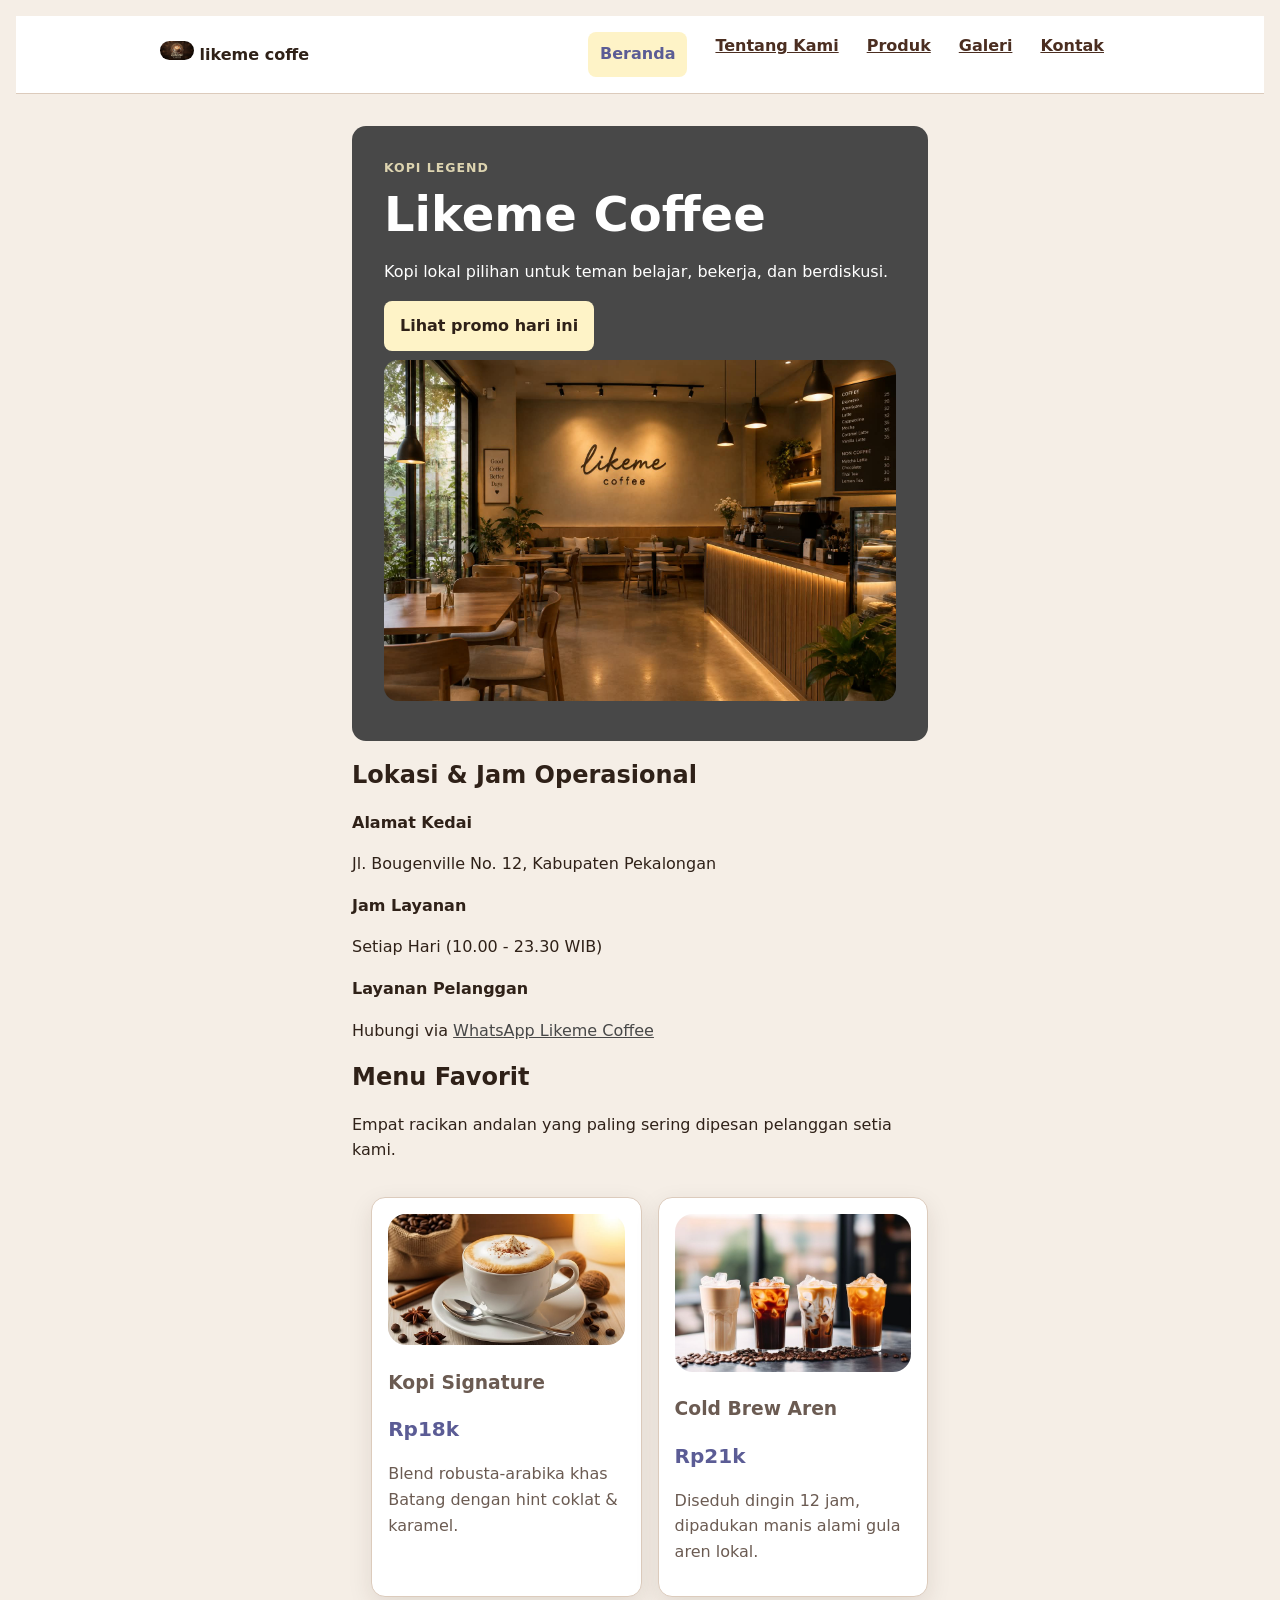
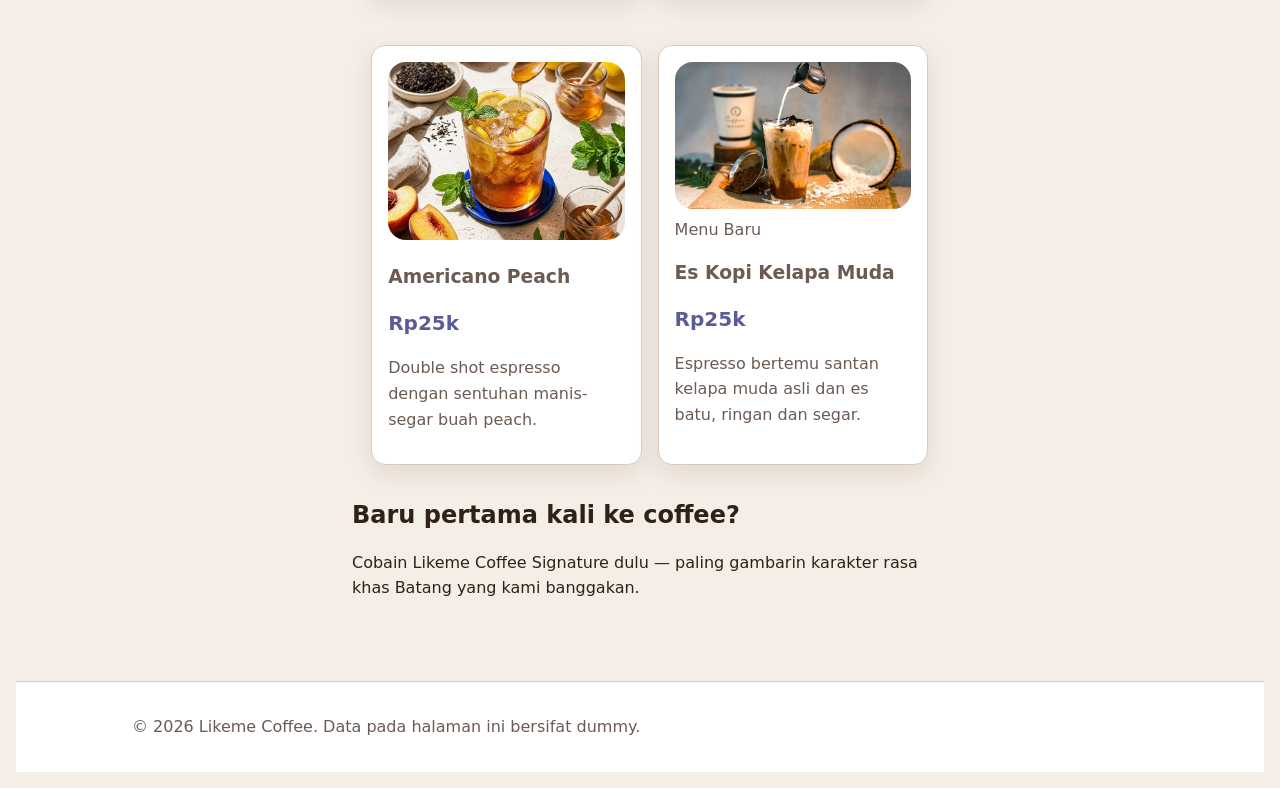
<file: index.html>
<!DOCTYPE html>
<html lang="id">

<head>
    <meta charset="UTF-8">
    <meta name="viewport" content="width=device-width, initial-scale=1.0">
    <title>Likeme Coffee - Teman Nyantai & Nongkrong</title>
    <link rel="stylesheet" href="css/style.css" />
</head>

<body>
    <a class="skip-link" href="#konten">Lewati ke konten utama</a>
    <header class="site-header">
        <nav class="nav" aria-label="Navigasi utama">
            <a class="brand" href="index.html">
                <img class="brand-mark" src="assets/images/logo_likeme_coffe.jpg" alt="logo likeme coffe" width="34" height="34"> likeme coffe
            </a>
            <ul class="nav-list">
                <li><a class="active" aria-current="page" href="index.html">Beranda</a></li>
                <li><a href="tentang.html">Tentang Kami</a></li>
                <li><a href="produk.html">Produk</a></li>
                <li><a href="galeri.html">Galeri</a></li>
                <li><a href="kontak.html">Kontak</a></li>
            </ul>
        </nav>
    </header>

    <main id="konten" class="page">
        <!-- Hero Section -->
        <section class="hero" aria-labelledby="hero-title">
  <div class="hero-content">
    <p class="eyebrow">Kopi Legend</p>
    <h1 id="hero-title">Likeme Coffee</h1>
    <p>Kopi lokal pilihan untuk teman belajar, bekerja, dan berdiskusi.</p>
    <button id="promoButton" type="button">Lihat promo hari ini</button>
  </div>
  <img class="hero-image" src="assets/images/tampak_dalam_coffee.jpg" width="640" height="360" alt="tampak_dalam_coffee berisi kemasan kopi lokal" />
</section>
        <section id="kontak" class="section" aria-labelledby="kontak-title">
            <div class="section-head">
                <h2 id="kontak-title">Lokasi & Jam Operasional</h2>
            </div>
            <div class="contact-card">
                <div class="contact-item">
                    <strong>Alamat Kedai</strong>
                    <p>Jl. Bougenville No. 12, Kabupaten Pekalongan</p>
                </div>
                <div class="contact-item">
                    <strong>Jam Layanan</strong>
                    <p>Setiap Hari (10.00 - 23.30 WIB)</p>
                </div>
                <div class="contact-item">
                    <strong>Layanan Pelanggan</strong>
                    <p>Hubungi via <a href="https://wa.me/6283124346221" target="_blank"
                            rel="noopener noreferrer">WhatsApp Likeme Coffee</a></p>
                </div>
            </div>
        </section>

        <section class="section" aria-labelledby="produk-title">
            <div class="section-head">
                <h2 id="produk-title">Menu Favorit</h2>
                <p>Empat racikan andalan yang paling sering dipesan pelanggan setia kami.</p>
            </div>

            <div class="products">
                <figure class="product-card">
                    <img src="assets/images/kopi_signature.jpg" alt="Kopi Signature disajikan dalam gelas"
                        class="product-img">
                    <figcaption>
                        <div class="product-header">
                            <h3>Kopi Signature</h3>
                            <span class="price">Rp18k</span>
                        </div>
                        <p>Blend robusta-arabika khas Batang dengan hint coklat & karamel.</p>
                    </figcaption>
                </figure>

                <figure class="product-card">
                    <img src="assets/images/cold_brew_aren.jpg" alt="Cold Brew Aren dengan es dalam gelas"
                        class="product-img">
                    <figcaption>
                        <div class="product-header">
                            <h3>Cold Brew Aren</h3>
                            <span class="price">Rp21k</span>
                        </div>
                        <p>Diseduh dingin 12 jam, dipadukan manis alami gula aren lokal.</p>
                    </figcaption>
                </figure>

                <figure class="product-card">
                    <img src="assets/images/peach_coffee.jpg" alt="Americano Peach dengan potongan buah peach"
                        class="product-img">
                    <figcaption>
                        <div class="product-header">
                            <h3>Americano Peach</h3>
                            <span class="price">Rp25k</span>
                        </div>
                        <p>Double shot espresso dengan sentuhan manis-segar buah peach.</p>
                    </figcaption>
                </figure>

                <figure class="product-card">
                    <img src="assets/images/es_kopi_kelapa.jpg"
                        alt="Es Kopi Kelapa Muda dengan serutan kelapa di atasnya" class="product-img">
                    <figcaption>
                        <span class="new-badge">Menu Baru</span>
                        <div class="product-header">
                            <h3>Es Kopi Kelapa Muda</h3>
                            <span class="price">Rp25k</span>
                        </div>
                        <p>Espresso bertemu santan kelapa muda asli dan es batu, ringan dan segar.</p>
                    </figcaption>
                </figure>
            </div>
        </section>

        <aside class="aside-note" aria-labelledby="aside-title">
            <h2 id="aside-title">Baru pertama kali ke coffee?</h2>
            <p>Cobain Likeme Coffee Signature dulu — paling gambarin karakter rasa khas Batang yang kami banggakan.</p>
        </aside>
    </main>

    <footer class="site-footer">
        <p>&copy; 2026 Likeme Coffee. Data pada halaman ini bersifat dummy.</p>
    </footer>

    <script src="js/script.js"></script>
</body>

</html>
</file>
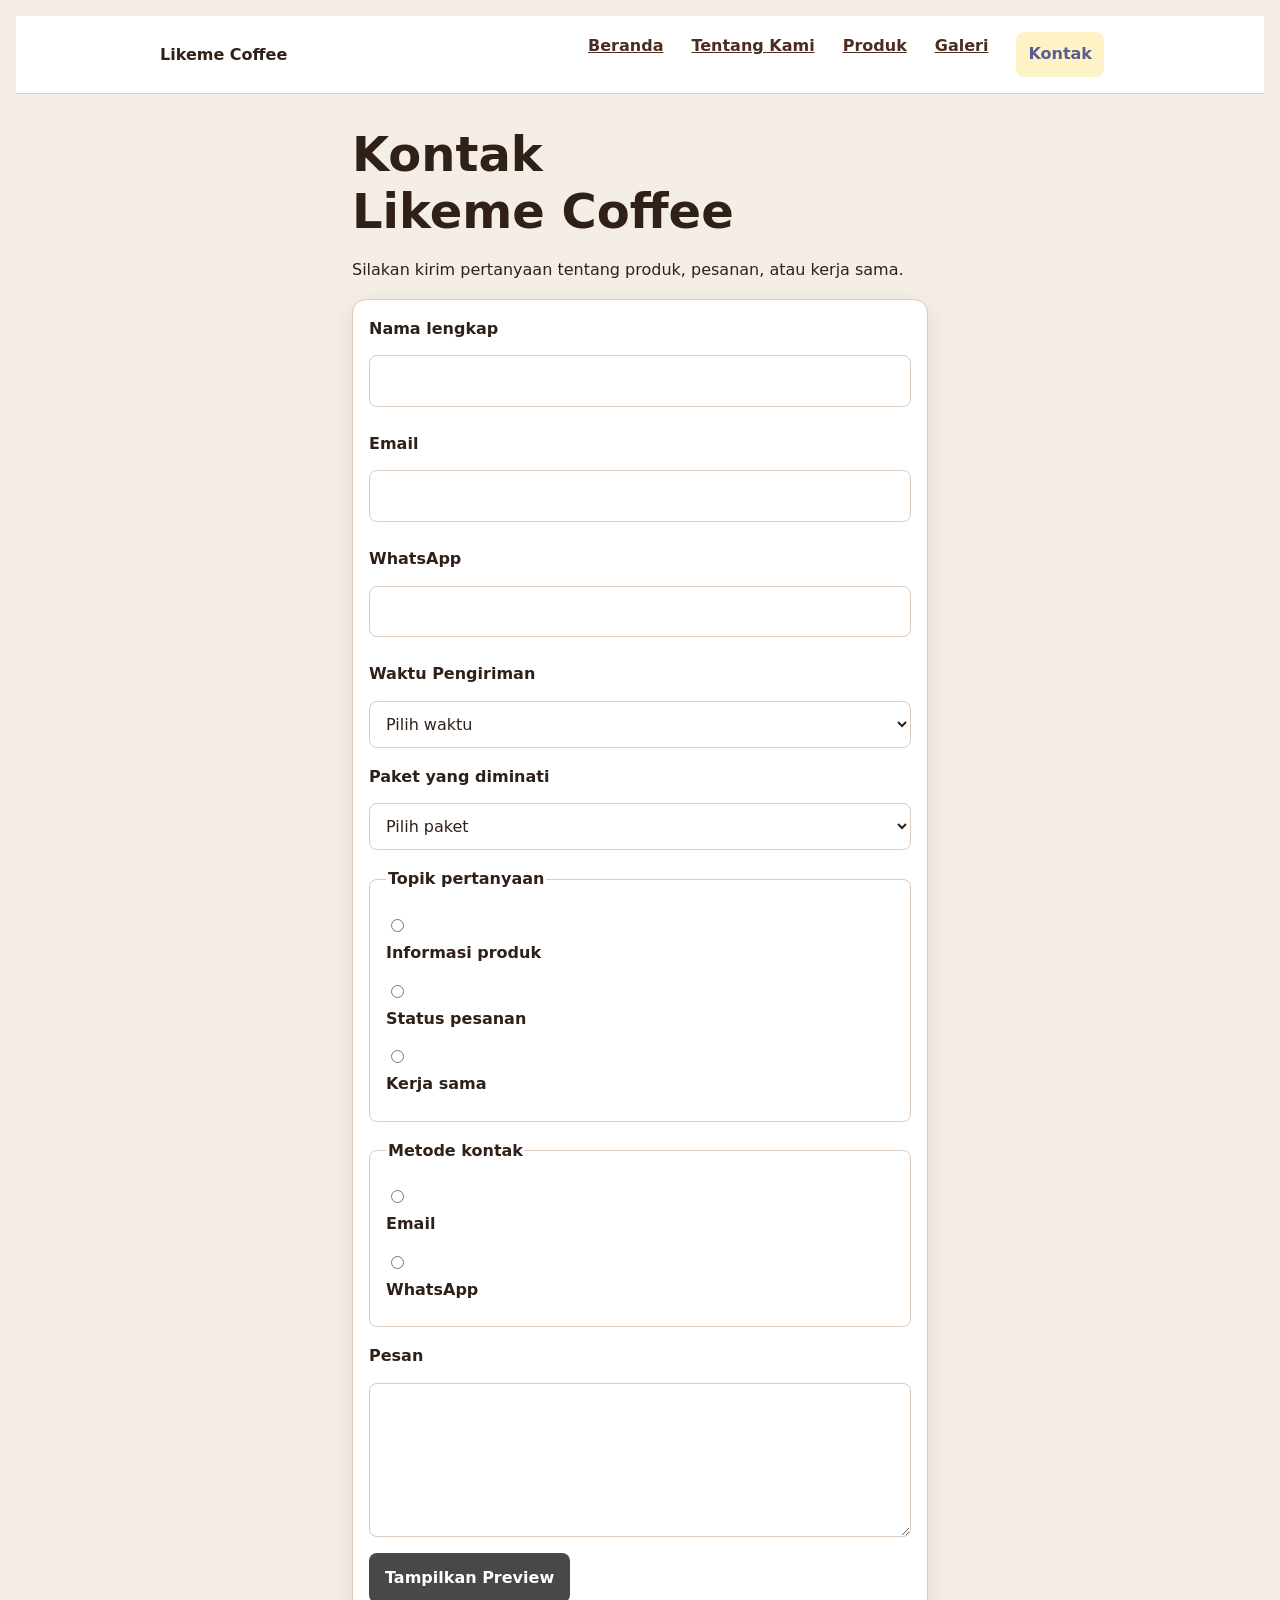
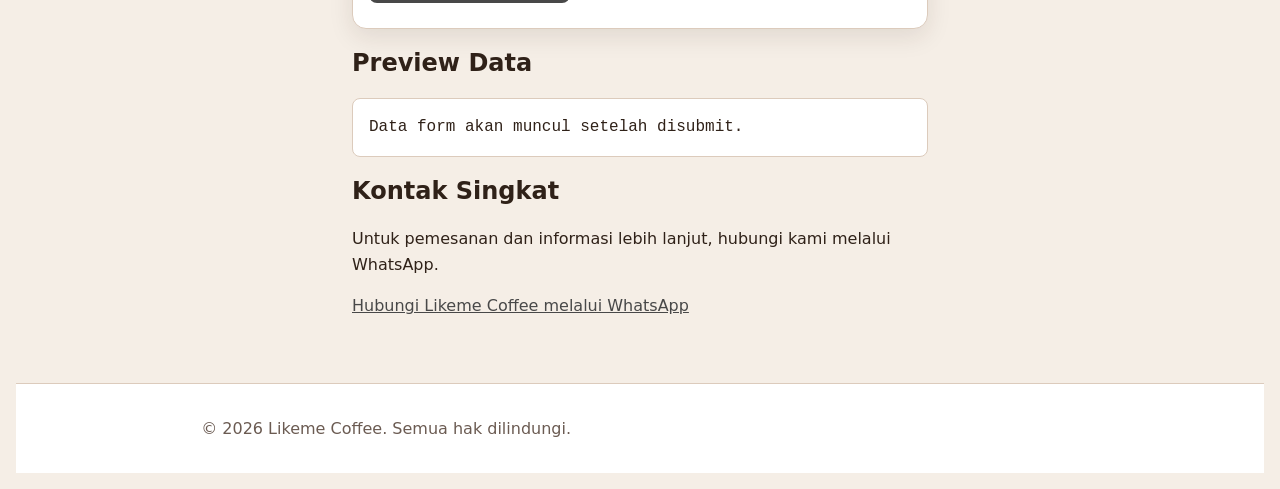
<file: kontak.html>
<!doctype html>
<html lang="id">
  <head>
    <meta charset="utf-8" />
    <meta name="viewport" content="width=device-width, initial-scale=1" />
    <title>Kontak Likeme Coffee - Website UMKM</title>
    <link rel="stylesheet" href="css/style.css" />
    <script src="js/form.js" defer></script>
  </head>
  <body>
    <a class="skip-link" href="#konten">Lewati ke konten utama</a>
    <header class="site-header">
      <nav class="nav" aria-label="Navigasi utama">
        <a class="brand" href="index.html">Likeme Coffee</a>
        <ul>
          <li><a href="index.html">Beranda</a></li>
          <li><a href="tentang.html">Tentang Kami</a></li>
          <li><a href="produk.html">Produk</a></li>
          <li><a href="galeri.html">Galeri</a></li>
          <li><a aria-current="page" href="kontak.html">Kontak</a></li>
        </ul>
      </nav>
    </header>

    <main id="konten" class="page">
      <h1>Kontak Likeme Coffee</h1>
      <p>Silakan kirim pertanyaan tentang produk, pesanan, atau kerja sama.</p>

        <form id="form-kontak">
            <div class="field">
            <label for="nama">Nama lengkap</label>
            <input id="nama" name="nama" type="text" autocomplete="name" required />
            </div>

            <div class="field">
            <label for="email">Email</label>
            <input id="email" name="email" type="email" autocomplete="email" required />
            </div>

            <div class="field">
            <label for="whatsapp">WhatsApp</label>
            <input id="whatsapp" name="whatsapp" type="tel" autocomplete="tel" required />
            </div>

            <div class="field">
            <label for="waktu">Waktu Pengiriman</label>
            <select id="waktu" name="waktu" required>
                <option value="">Pilih waktu</option>
                <option value="pagi">Pagi </option>
                <option value="siang">Siang </option>
                <option value="sore">Sore </option>
                <option value="malam">Malam </option>
            </select>
            </div>

            <div class="field">
            <label for="paket">Paket yang diminati</label>
            <select id="paket" name="paket" required>
                <option value="">Pilih paket</option>
                <option value="rumahan">Paket rumahan</option>
                <option value="kantor">Paket kantor</option>
                <option value="reseller">Paket reseller</option>
            </select>
            </div>

            <fieldset>
            <legend>Topik pertanyaan</legend>
            <label><input type="radio" name="topik" value="produk" required /> Informasi produk</label>
            <label><input type="radio" name="topik" value="pesanan" /> Status pesanan</label>
            <label><input type="radio" name="topik" value="kerja sama" /> Kerja sama</label>
            </fieldset>

            <fieldset>
            <legend>Metode kontak</legend>
            <label><input type="radio" name="metode" value="email" /> Email</label>
            <label><input type="radio" name="metode" value="whatsapp" /> WhatsApp</label>
            </fieldset>

            <div class="field">
            <label for="pesan">Pesan</label>
            <textarea id="pesan" name="pesan" rows="5" required minlength="10"></textarea>
            </div>

            <button type="submit">Tampilkan Preview</button>
        </form>

      <section aria-labelledby="preview-title">
        <h2 id="preview-title">Preview Data</h2>
        <pre id="preview-form" aria-live="polite">Data form akan muncul setelah disubmit.</pre>
      </section>

      <section class="contact-section" id="kontak" aria-labelledby="kontak-title">
        <h2 id="kontak-title">Kontak Singkat</h2>
        <p>Untuk pemesanan dan informasi lebih lanjut, hubungi kami melalui WhatsApp.</p>
        <a href="https://wa.me/6283124346221" target="_blank">
         Hubungi Likeme Coffee melalui WhatsApp
        </a>
      </section>
    </main>

    <footer class="site-footer">
      <p>&copy; 2026 Likeme Coffee. Semua hak dilindungi.</p>
    </footer>
  </body>
</html>
</file>
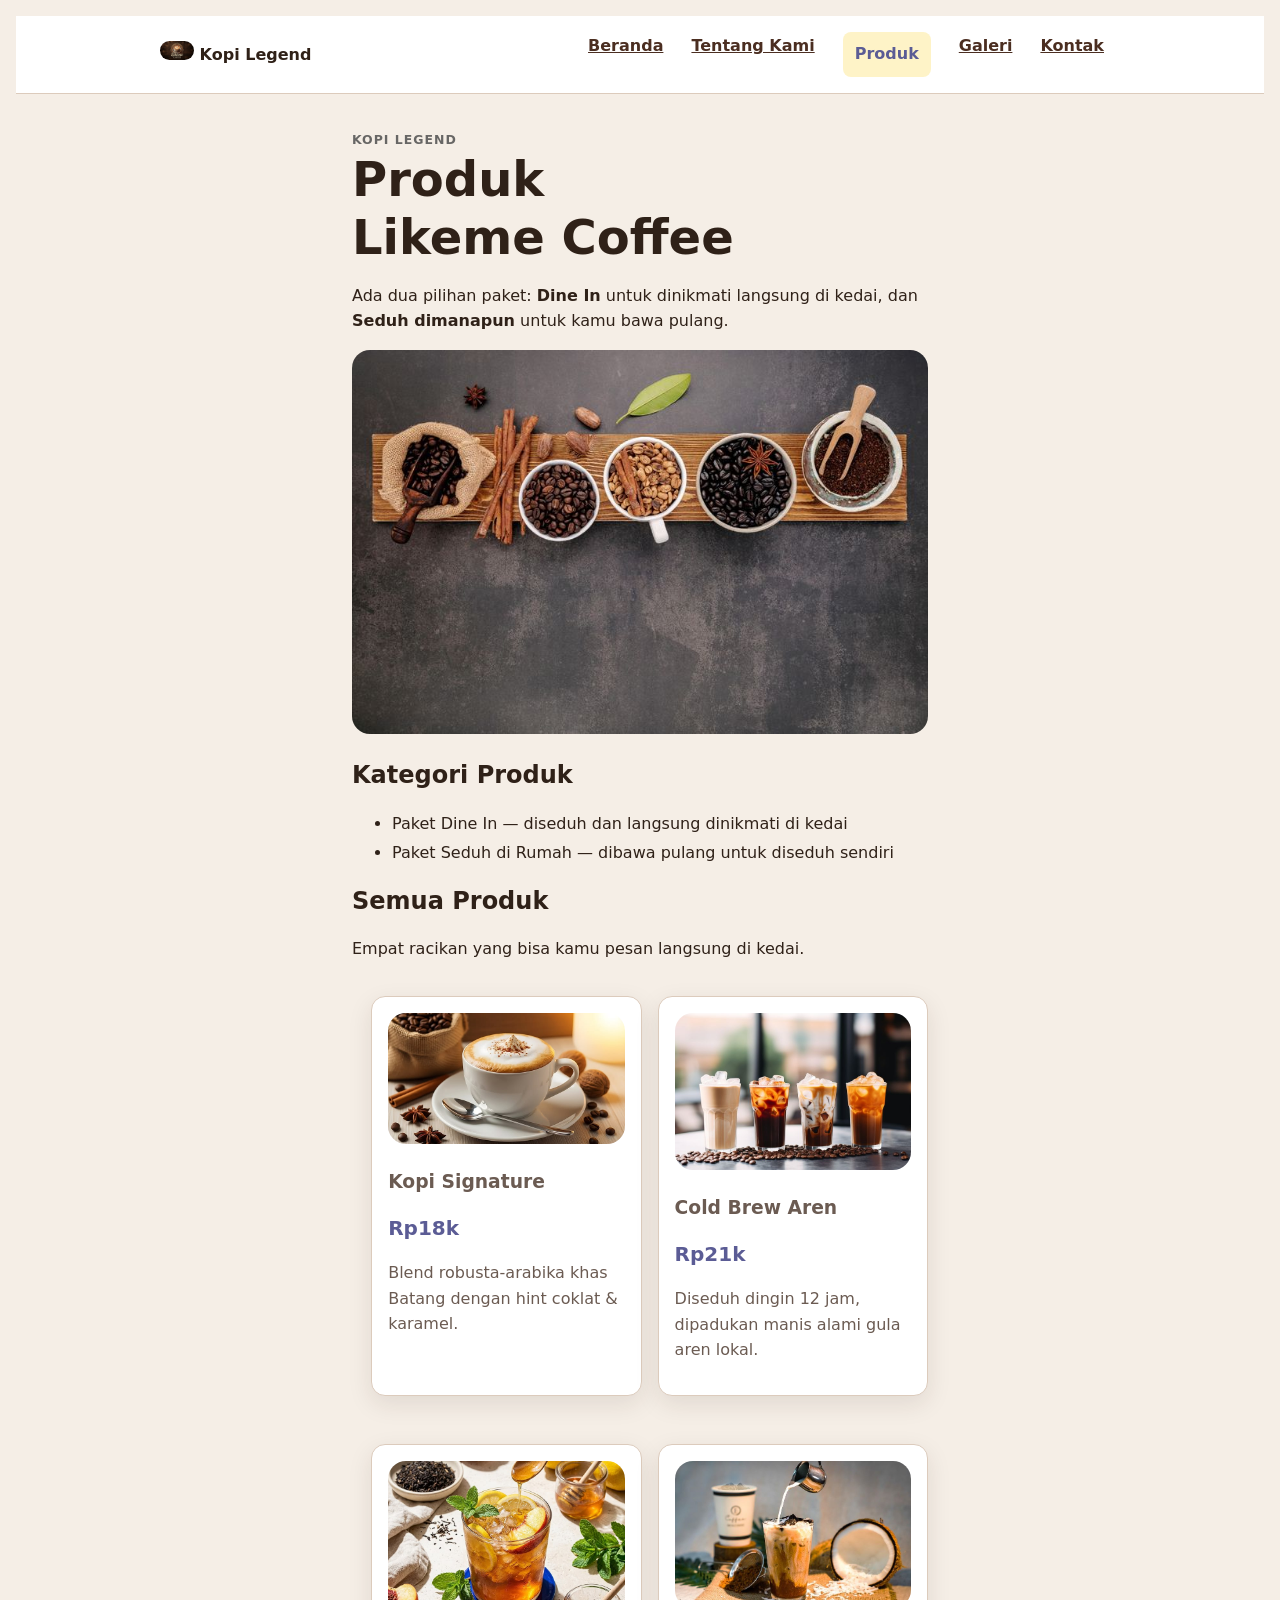
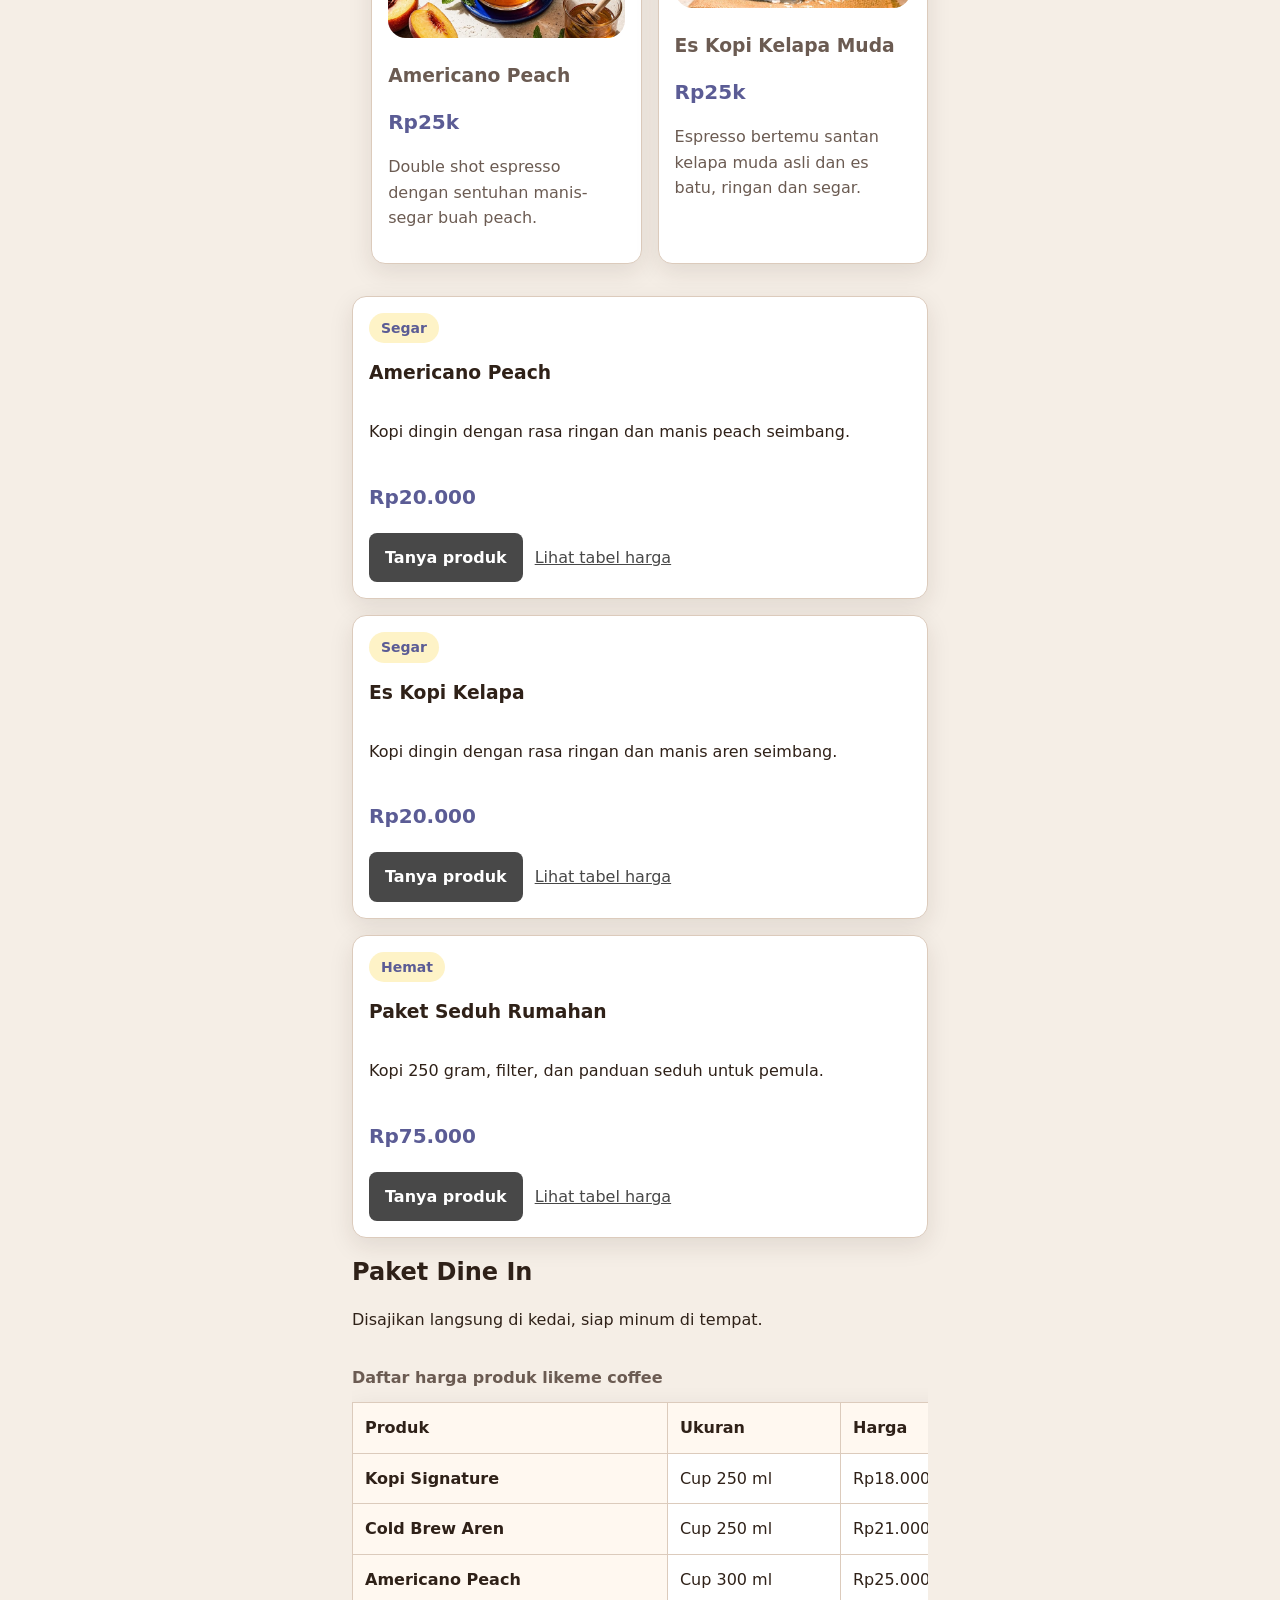
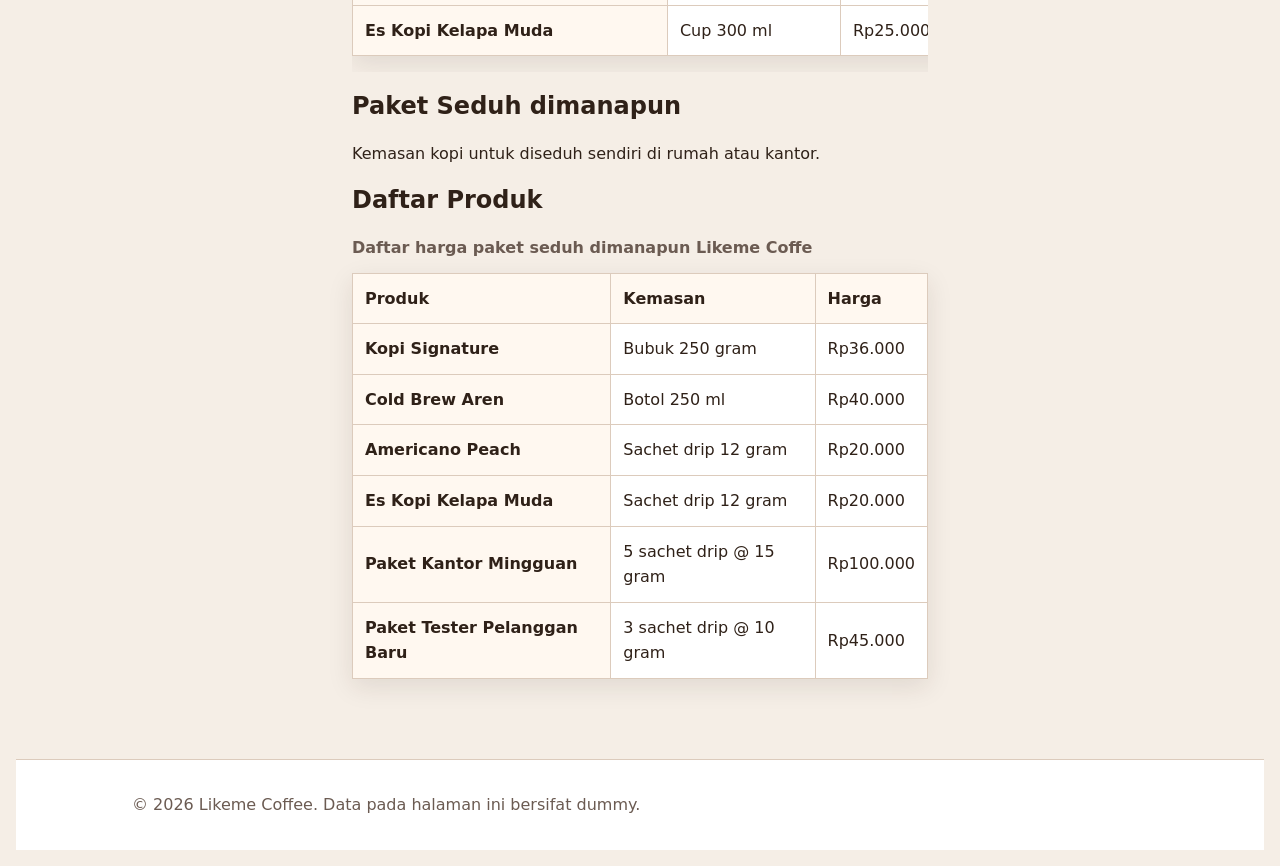
<file: produk.html>
<!DOCTYPE html>
<html lang="id">

<head>
    <meta charset="utf-8" />
    <meta name="viewport" content="width=device-width, initial-scale=1" />
    <title>Produk Likeme Coffee - Website UMKM</title>
    <link rel="stylesheet" href="css/style.css" />
</head>

<body>
    <a class="skip-link" href="#konten">Lewati ke konten utama</a>
    <header class="site-header">
        <nav class="nav" aria-label="Navigasi utama">
            <a class="brand" href="index.html">
                <img class="brand-mark" src="assets/images/logo_coffe.jpg" alt="logo coffe" width="34" height="34">
                Kopi Legend
            </a>
            <ul class="nav-list">
                <li><a href="index.html">Beranda</a></li>
                <li><a href="tentang.html">Tentang Kami</a></li>
                <li><a class="active" aria-current="page" href="produk.html">Produk</a></li>
                <li><a href="galeri.html">Galeri</a></li>
                <li><a href="kontak.html">Kontak</a></li>
            </ul>
        </nav>
    </header>

    <main id="konten" class="page">
        <section class="about-hero" aria-labelledby="produk-hero-title">
            <div class="about-copy">
                <span class="eyebrow">Kopi Legend</span>
                <h1 id="produk-hero-title">Produk Likeme Coffee</h1>
                <p class="about-desc">Ada dua pilihan paket: <strong>Dine In</strong> untuk dinikmati langsung di
                    kedai, dan <strong>Seduh dimanapun</strong> untuk kamu bawa pulang.</p>
            </div>
            <div class="about-img-wrapper">
                <img src="assets/images/biji_likeme_coffe.jpg" alt="Pilihan biji likeme coffe"
                    class="about-img" />
            </div>
        </section>

        <section class="section" aria-labelledby="kategori-title">
            <div class="section-head">
                <h2 id="kategori-title">Kategori Produk</h2>
            </div>
            <ul class="category-list">
                <li>Paket Dine In — diseduh dan langsung dinikmati di kedai</li>
                <li>Paket Seduh di Rumah — dibawa pulang untuk diseduh sendiri</li>
            </ul>
        </section>

        <section class="section" aria-labelledby="semua-produk-title">
            <div class="section-head">
                <h2 id="semua-produk-title">Semua Produk</h2>
                <p>Empat racikan yang bisa kamu pesan langsung di kedai.</p>
            </div>
            <div class="products">
                <figure class="product-card">
                    <img src="assets/images/kopi_signature.jpg" alt="Kopi Signature disajikan dalam gelas"
                        class="product-img">
                    <figcaption>
                        <div class="product-header">
                            <h3>Kopi Signature</h3>
                            <span class="price">Rp18k</span>
                        </div>
                        <p>Blend robusta-arabika khas Batang dengan hint coklat & karamel.</p>
                    </figcaption>
                </figure>
                <figure class="product-card">
                    <img src="assets/images/cold_brew_aren.jpg" alt="Cold Brew Aren dengan es dalam gelas"
                        class="product-img">
                    <figcaption>
                        <div class="product-header">
                            <h3>Cold Brew Aren</h3>
                            <span class="price">Rp21k</span>
                        </div>
                        <p>Diseduh dingin 12 jam, dipadukan manis alami gula aren lokal.</p>
                    </figcaption>
                </figure>
                <figure class="product-card">
                    <img src="assets/images/peach_coffee.jpg" alt="Americano Peach dengan potongan buah peach"
                        class="product-img">
                    <figcaption>
                        <div class="product-header">
                            <h3>Americano Peach</h3>
                            <span class="price">Rp25k</span>
                        </div>
                        <p>Double shot espresso dengan sentuhan manis-segar buah peach.</p>
                    </figcaption>
                </figure>
                <figure class="product-card">
                    <img src="assets/images/es_kopi_kelapa.jpg"
                        alt="Es Kopi Kelapa Muda dengan serutan kelapa di atasnya" class="product-img">
                    <figcaption>
                        <div class="product-header">
                            <h3>Es Kopi Kelapa Muda</h3>
                            <span class="price">Rp25k</span>
                        </div>
                        <p>Espresso bertemu santan kelapa muda asli dan es batu, ringan dan segar.</p>
                    </figcaption>
                </figure>
            </div>
            </article>

            <article class="product-card">
            <span class="product-badge">Segar</span>
            <h3>Americano Peach</h3>
            <p>Kopi dingin dengan rasa ringan dan manis peach seimbang.</p>
            <p class="price">Rp20.000</p>
            <div class="card-actions">
                <a class="button" href="kontak.html">Tanya produk</a>
                <a href="#harga-title">Lihat tabel harga</a>
            </div>
            </article>
            </div>
            </article>

            <article class="product-card">
            <span class="product-badge">Segar</span>
            <h3>Es Kopi Kelapa</h3>
            <p>Kopi dingin dengan rasa ringan dan manis aren seimbang.</p>
            <p class="price">Rp20.000</p>
            <div class="card-actions">
                <a class="button" href="kontak.html">Tanya produk</a>
                <a href="#harga-title">Lihat tabel harga</a>
            </div>
            </article>

            <article class="product-card">
            <span class="product-badge">Hemat</span>
            <h3>Paket Seduh Rumahan</h3>
            <p>Kopi 250 gram, filter, dan panduan seduh untuk pemula.</p>
            <p class="price">Rp75.000</p>
            <div class="card-actions">
                <a class="button" href="kontak.html">Tanya produk</a>
                <a href="#harga-title">Lihat tabel harga</a>
            </div>
            </article>
        </div>
        </section>
        </section>

        <section class="section" aria-labelledby="dinein-title">
            <div class="section-head">
                <h2 id="dinein-title">Paket Dine In</h2>
                <p>Disajikan langsung di kedai, siap minum di tempat.</p>
            </div>
            <div class="price-table-wrap">
                <div class="table-scroll" role="region" aria-labelledby="daftar-harga-caption" tabindex="0">
  <table>
    <caption id="daftar-harga-caption">Daftar harga produk likeme coffee</caption>
    <!-- thead dan tbody tetap -->
                        <tr>
                            <th scope="col">Produk</th>
                            <th scope="col">Ukuran</th>
                            <th scope="col">Harga</th>
                        </tr>
                    </thead>
                    <tbody>
                        <tr>
                            <th scope="row">Kopi Signature</th>
                            <td>Cup 250 ml</td>
                            <td class="price-cell">Rp18.000</td>
                        </tr>
                        <tr>
                            <th scope="row">Cold Brew Aren</th>
                            <td>Cup 250 ml</td>
                            <td class="price-cell">Rp21.000</td>
                        </tr>
                        <tr>
                            <th scope="row">Americano Peach</th>
                            <td>Cup 300 ml</td>
                            <td class="price-cell">Rp25.000</td>
                        </tr>
                        <tr>
                            <th scope="row">Es Kopi Kelapa Muda</th>
                            <td>Cup 300 ml</td>
                            <td class="price-cell">Rp25.000</td>
                        </tr>
                    </tbody>
                </table>
</div>
        </section>

        <section class="section" aria-labelledby="paket-title">
            <div class="section-head">
                <h2 id="paket-title">Paket Seduh dimanapun</h2>
                <p>Kemasan kopi untuk diseduh sendiri di rumah atau kantor.</p>
            </div>
            <div class="price-table-wrap">
                <h2 id="harga-title">Daftar Produk</h2>
                <table>
                    <caption>Daftar harga paket seduh dimanapun Likeme Coffe</caption>
                    <thead>
                        <tr>
                            <th scope="col">Produk</th>
                            <th scope="col">Kemasan</th>
                            <th scope="col">Harga</th>
                        </tr>
                    </thead>
                    <tbody>
                        <tr>
                            <th scope="row">Kopi Signature</th>
                            <td>Bubuk 250 gram</td>
                            <td class="price-cell">Rp36.000</td>
                        </tr>
                        <tr>
                            <th scope="row">Cold Brew Aren</th>
                            <td>Botol 250 ml</td>
                            <td class="price-cell">Rp40.000</td>
                        </tr>
                        <tr>
                            <th scope="row">Americano Peach</th>
                            <td>Sachet drip 12 gram</td>
                            <td class="price-cell">Rp20.000</td>
                        </tr>
                        <tr>
                            <th scope="row">Es Kopi Kelapa Muda</th>
                            <td>Sachet drip 12 gram</td>
                            <td class="price-cell">Rp20.000</td>
                        </tr>
                        <tr>
                            <th scope="row">Paket Kantor Mingguan</th>
                            <td>5 sachet drip @ 15 gram</td>
                            <td class="price-cell">Rp100.000</td>
                        </tr>
                        <tr>
                            <th scope="row">Paket Tester Pelanggan Baru</th>
                            <td>3 sachet drip @ 10 gram</td>
                            <td class="price-cell">Rp45.000</td>
                        </tr>
                    </tbody>
                </table>
            </div>
        </section>
    </main>

    <footer class="site-footer">
        <p>&copy; 2026 Likeme Coffee. Data pada halaman ini bersifat dummy.</p>
    </footer>

    <script src="js/script.js"></script>
</body>

</html>
</file>
<file: css/style.css>
:root {
  --color-primary: #696867;
  --color-primary-strong: #4b2715;
  --color-text: #586696;
  --color-muted: #6b5b52;
  --color-surface: #ffffff;
  --color-surface-soft: #fff8f0;
  --color-border: #716f6c;
  --color-focus: #1d4ed8;
  --space-1: 0.5rem;
  --space-2: 0.75rem;
  --space-3: 1rem;
  --space-4: 1.5rem;
  --space-5: 2rem;
  --radius-sm: 0.5rem;
  --radius-md: 0.875rem;
  --shadow-card: 0 0.5rem 1.5rem rgb(47 33 24 / 0.1);
}

*,
*::before,
*::after {
  box-sizing: border-box;
}

html { color-scheme: light; }

body {
  margin: 0;
  color: var(--color-text);
  background: var(--color-surface-soft);
  font-family: system-ui, -apple-system, BlinkMacSystemFont, "Segoe UI", sans-serif;
  font-size: 1rem;
  line-height: 1.6;
}

.page {
  max-width: 920px;
  margin: 0 auto;
  padding: 32px 20px;
}

.hero {
  border-radius: 24px;
  background: linear-gradient(135deg, #4b2e21, #8d5a3b);
  color: white;
  padding: 36px;
}

.eyebrow {
  margin: 0 0 8px;
  text-transform: uppercase;
  letter-spacing: 0.14em;
  font-size: 0.78rem;
  opacity: 0.8;
}

h1 {
  margin: 0;
  font-size: clamp(2.4rem, 8vw, 4rem);
}

.lead {
  max-width: 560px;
  line-height: 1.7;
}

.cta-button {
  border: 0;
  border-radius: 999px;
  background: #ffd166;
  color: #2f2118;
  padding: 12px 18px;
  font-weight: 700;
  cursor: pointer;
}

.products {
  display: grid;
  grid-template-columns: repeat(auto-fit, minmax(220px, 1fr));
  gap: 16px;
  margin-top: 18px;
}

.product-card {
  border: 1px solid #ead8c3;
  border-radius: 18px;
  background: white;
  padding: 18px;
  box-shadow: 0 10px 30px rgb(47 33 24 / 10%);
}
body { font-family: system-ui, sans-serif; padding: 2rem; }
button { padding: .75rem 1rem; color: white; background: #7c3f16; border: 0; }
body {
  margin: 0;
  color: #2f2118;
  background: #f6f0e8;
  font-family: Arial, sans-serif;
}

.page {
  max-width: 920px;
  margin: 0 auto;
  padding: 32px 20px;
}

.hero {
  padding: 36px;
  color: white;
  background: #6f3b1f;
  border-radius: 24px;
}

.eyebrow {
  margin: 0 0 8px;
  letter-spacing: 0.14em;
  text-transform: uppercase;
}

.products {
  padding-left: 1.2rem;
}

button {
  padding: 12px 18px;
  color: #2f2118;
  font-weight: 700;
  cursor: pointer;
  background: #ffd166;
  border: 0;
  border-radius: 999px;
}
body {
  margin: 0;
  background: #fbf7f0;
  color: #2f2118;
  font-family: system-ui, -apple-system, BlinkMacSystemFont, "Segoe UI", sans-serif;
}

.site-header {
  position: sticky;
  top: 0;
  display: flex;
  justify-content: space-between;
  gap: 16px;
  align-items: center;
  padding: 16px 24px;
  background: white;
  border-bottom: 1px solid #ead8c3;
}

.brand {
  color: #4b2e21;
  font-weight: 800;
  text-decoration: none;
}

nav {
  display: flex;
  gap: 12px;
  flex-wrap: wrap;
}

nav a {
  color: #4b2e21;
  font-weight: 700;
}

a:focus-visible {
  outline: 3px solid #ffd166;
  outline-offset: 4px;
}

main {
  max-width: 980px;
  margin: 0 auto;
  padding: 28px 20px;
}

.hero {
  border-radius: 24px;
  background: linear-gradient(135deg, #4b2e21, #8d5a3b);
  color: white;
  padding: 34px;
}

.eyebrow {
  margin: 0 0 8px;
  letter-spacing: 0.14em;
  text-transform: uppercase;
  opacity: 0.82;
}

h1 {
  margin: 0;
  font-size: clamp(2rem, 7vw, 3.8rem);
  line-height: 1;
}

.profile-image {
  width: 100%;
  max-width: 420px;
  border-radius: 18px;
  object-fit: cover;
}

ul {
  line-height: 1.8;
}

.site-footer {
  padding: 24px;
  background: #2f2118;
  color: white;
  text-align: center;
}
body { font-family: system-ui, sans-serif; line-height: 1.6; padding: 1rem; }
nav a { display: inline-block; margin-right: 1rem; }
a:focus-visible { outline: 3px solid #c2410c; outline-offset: 3px; }
body {
  margin: 0;
  background: #fbf7f0;
  color: #2f2118;
  font-family: system-ui, -apple-system, BlinkMacSystemFont, "Segoe UI", sans-serif;
}

.page {
  max-width: 860px;
  margin: 0 auto;
  padding: 28px 20px;
}

img {
  max-width: 100%;
  height: auto;
  border-radius: 18px;
}

figure {
  margin: 0 0 24px;
}

figcaption {
  margin-top: 8px;
  color: #6b5b51;
}

table {
  width: 100%;
  border-collapse: collapse;
  background: white;
}

caption {
  text-align: left;
  font-weight: 700;
  margin-bottom: 8px;
}

th,
td {
  border: 1px solid #ead8c3;
  padding: 10px;
  text-align: left;
}

thead {
  background: #f1e3d3;
}
body { font-family: system-ui, sans-serif; padding: 1rem; }
img { max-width: 100%; height: auto; }
table { width: 100%; border-collapse: collapse; }
th, td { padding: .6rem; border: 1px solid #777; text-align: left; }
body {
  margin: 0;
  background: #f7f3ed;
  color: #2f2118;
  font-family: system-ui, -apple-system, BlinkMacSystemFont, "Segoe UI", sans-serif;
}

.page {
  max-width: 760px;
  margin: 0 auto;
  padding: 28px 20px;
}

form,
pre {
  background: white;
  border: 1px solid #ead8c3;
  border-radius: 16px;
  padding: 18px;
}

.field {
  display: grid;
  gap: 6px;
  margin-bottom: 14px;
}

label,
legend {
  font-weight: 700;
}

input,
select,
textarea,
button {
  font: inherit;
  padding: 10px;
}

fieldset {
  display: grid;
  gap: 8px;
  margin: 0 0 14px;
  border: 1px solid #ead8c3;
  border-radius: 12px;
}

button {
  cursor: pointer;
}
body { font-family: system-ui, sans-serif; padding: 1rem; }
label, input, button { display: block; margin-bottom: .6rem; }
:focus-visible { outline: 3px solid #2563eb; outline-offset: 2px; }
:root {
  --color-primary: #6e6c6b;
  --color-primary-strong: #5b5c95;
  --color-text: #2f2118;
  --color-muted: #6b5b52;
  --color-surface: #fffaf4;
  --color-border: #5d5c5a;
  --color-focus: #1d4ed8;
  --space-2: .75rem;
  --space-3: 1rem;
  --radius-md: .875rem;
}

*, *::before, *::after { box-sizing: border-box; }

body {
  margin: 0;
  color: var(--color-text);
  background: #f5eee6;
  font-family: system-ui, sans-serif;
  line-height: 1.6;
}

.demo-shell { max-width: 42rem; margin: 0 auto; padding: 2rem 1rem; }
.eyebrow { color: var(--color-muted); font-weight: 700; text-transform: uppercase; letter-spacing: .08em; }

.product-card {
  padding: 1.25rem;
  color: var(--color-text);
  background: var(--color-surface);
  border: 1px solid var(--color-border);
  border-radius: var(--radius-md);
}

.product-card.featured { border-top: .4rem solid var(--color-primary); }
.description { max-width: 55ch; }
.price { color: var(--color-primary-strong); font-size: 1.25rem; font-weight: 800; }

.button {
  display: inline-block;
  padding: var(--space-2) var(--space-3);
  color: #fff;
  background: var(--color-primary);
  border-radius: var(--radius-md);
  text-decoration: none;
}

.button:hover { background: var(--color-primary-strong); }
:focus-visible { outline: 3px solid var(--color-focus); outline-offset: 3px; }
.note { color: var(--color-muted); }
:root { --color-primary: #484848; --color-surface: #fff; --color-border: #dccbbc; }
* { box-sizing: border-box; }
body { margin: 0; font-family: system-ui, sans-serif; line-height: 1.6; }
.page { max-width: 38rem; margin: 0 auto; padding: 1rem; }
.product-card, form { margin-top: 1rem; padding: 1rem; border: 1px solid var(--color-border); }
label, input { display: block; margin-bottom: .5rem; }
button { padding: .6rem 1rem; color: white; background: var(--color-primary); border: 0; }
:focus-visible { outline: 3px solid #1d4ed8; outline-offset: 3px; }
img { max-width: 100%; height: auto; }
a { color: var(--color-primary); }
a:hover { color: var(--color-primary-strong); }
:focus-visible { outline: 3px solid var(--color-focus); outline-offset: 3px; }

.skip-link {
  position: absolute;
  top: -5rem;
  left: var(--space-3);
  padding: var(--space-2) var(--space-3);
  color: var(--color-surface);
  background: var(--color-text);
}
.skip-link:focus { top: var(--space-3); }
.site-header,
.site-footer {
  padding: var(--space-3) var(--space-4);
  background: var(--color-surface);
  border-bottom: 1px solid var(--color-border);
}
.site-footer {
  margin-top: var(--space-5);
  color: var(--color-muted);
  text-align: center;
  border-top: 1px solid var(--color-border);
  border-bottom: 0;
}
.nav,
.page { width: min(100% - 2rem, 60rem); margin-inline: auto; }
.brand {
  display: inline-block;
  margin-bottom: var(--space-2);
  color: var(--color-text);
  font-weight: 800;
  text-decoration: none;
}
.nav ul { padding: 0; margin: 0; list-style: none; }
.nav li { display: inline-block; margin: 0 var(--space-2) var(--space-1) 0; }
.nav a[aria-current="page"] {
  padding: var(--space-1) var(--space-2);
  color: var(--color-primary-strong);
  font-weight: 700;
  text-decoration: none;
  background: #fef3c7;
  border-radius: var(--radius-sm);
}
.page { padding-block: var(--space-5); }
.hero {
  padding: var(--space-5);
  color: var(--color-surface);
  background: var(--color-primary);
  border-radius: var(--radius-md);
}
h1,
h2,
h3 { line-height: 1.2; text-wrap: balance; }
h1 { font-size: clamp(2rem, 6vw, 3rem); }
p,
li { max-width: 68ch; }
.eyebrow { color: var(--color-primary); font-weight: 800; letter-spacing: 0.08em; text-transform: uppercase; }
.hero .eyebrow { color: #fef3c7; }
.price { color: var(--color-primary-strong); font-weight: 800; }

.button,
button {
  display: inline-block;
  padding: var(--space-2) var(--space-3);
  color: var(--color-surface);
  font: inherit;
  font-weight: 700;
  text-decoration: none;
  cursor: pointer;
  background: var(--color-primary);
  border: 0;
  border-radius: var(--radius-sm);
}
.button:hover,
button:hover { color: var(--color-surface); background: var(--color-primary-strong); }
.hero button { color: var(--color-text); background: #fef3c7; }
.hero button:hover { color: var(--color-text); background: #fde68a; }
.product-card,
.media-card,
table,
form {
  margin-block: var(--space-3);
  padding: var(--space-3);
  background: var(--color-surface);
  border: 1px solid var(--color-border);
  border-radius: var(--radius-md);
  box-shadow: var(--shadow-card);
}
figure { margin-inline: 0; }
figcaption,
caption { color: var(--color-muted); }
table { width: 100%; border-collapse: collapse; border-radius: 0; }
caption { margin-bottom: var(--space-2); font-weight: 700; text-align: left; }
th,
td { padding: var(--space-2); text-align: left; border: 1px solid var(--color-border); }
th { background: var(--color-surface-soft); }
.field { margin-bottom: var(--space-3); }
.field label,
legend { display: block; margin-bottom: var(--space-1); font-weight: 700; }
.field input,
.field select,
.field textarea {
  width: 100%;
  padding: var(--space-2);
  color: inherit;
  font: inherit;
  background: var(--color-surface);
  border: 1px solid var(--color-border);
  border-radius: var(--radius-sm);
}
input[type="radio"],
input[type="checkbox"] { width: auto; }
fieldset {
  margin: 0 0 var(--space-3);
  padding: var(--space-3);
  border: 1px solid var(--color-border);
  border-radius: var(--radius-sm);
}
audio { max-width: 100%; }
#preview-form {
  padding: var(--space-3);
  white-space: pre-wrap;
  background: var(--color-surface);
  border: 1px solid var(--color-border);
  border-radius: var(--radius-sm);
}
.nav {
  display: flex;
  gap: var(--space-3);
  align-items: center;
  justify-content: space-between;
}
.brand { margin-bottom: 0; }
.nav ul { display: flex; gap: var(--space-2); flex-wrap: wrap; }
.nav li { margin: 0; }

.product-card { display: flex; flex-direction: column; }
.product-badge {
  align-self: flex-start;
  padding: 0.25rem var(--space-2);
  color: var(--color-primary-strong);
  font-size: 0.875rem;
  font-weight: 800;
  background: #fef3c7;
  border-radius: 999px;
}
.card-actions {
  display: flex;
  gap: var(--space-2);
  align-items: center;
  flex-wrap: wrap;
  margin-top: auto;
}
.hero { grid-template-columns: 1fr; }
.product-grid,
.gallery-grid { grid-template-columns: 1fr; }
.hero-image { width: 100%; border-radius: var(--radius-md); }

.product-grid,
.gallery-grid {
  display: grid;
  grid-template-columns: repeat(3, minmax(0, 1fr));
  gap: var(--space-3);
}
.gallery-grid { grid-template-columns: repeat(2, minmax(0, 1fr)); }
.table-scroll { max-width: 100%; overflow-x: auto; }
.table-scroll:focus-visible { outline: 3px solid var(--color-focus); outline-offset: 3px; }
.table-scroll table { min-width: 40rem; }
@media (min-width: 42rem) {
  .nav ul { flex-direction: row; }
  .gallery-grid { grid-template-columns: repeat(2, minmax(0, 1fr)); }
}

@media (min-width: 48rem) {
  .hero { grid-template-columns: 1.2fr 0.8fr; }
  .product-grid { grid-template-columns: repeat(2, minmax(0, 1fr)); }
}

@media (min-width: 60rem) {
  .nav { flex-direction: row; align-items: center; justify-content: space-between; }
  .product-grid { grid-template-columns: repeat(3, minmax(0, 1fr)); }
}
</file>
